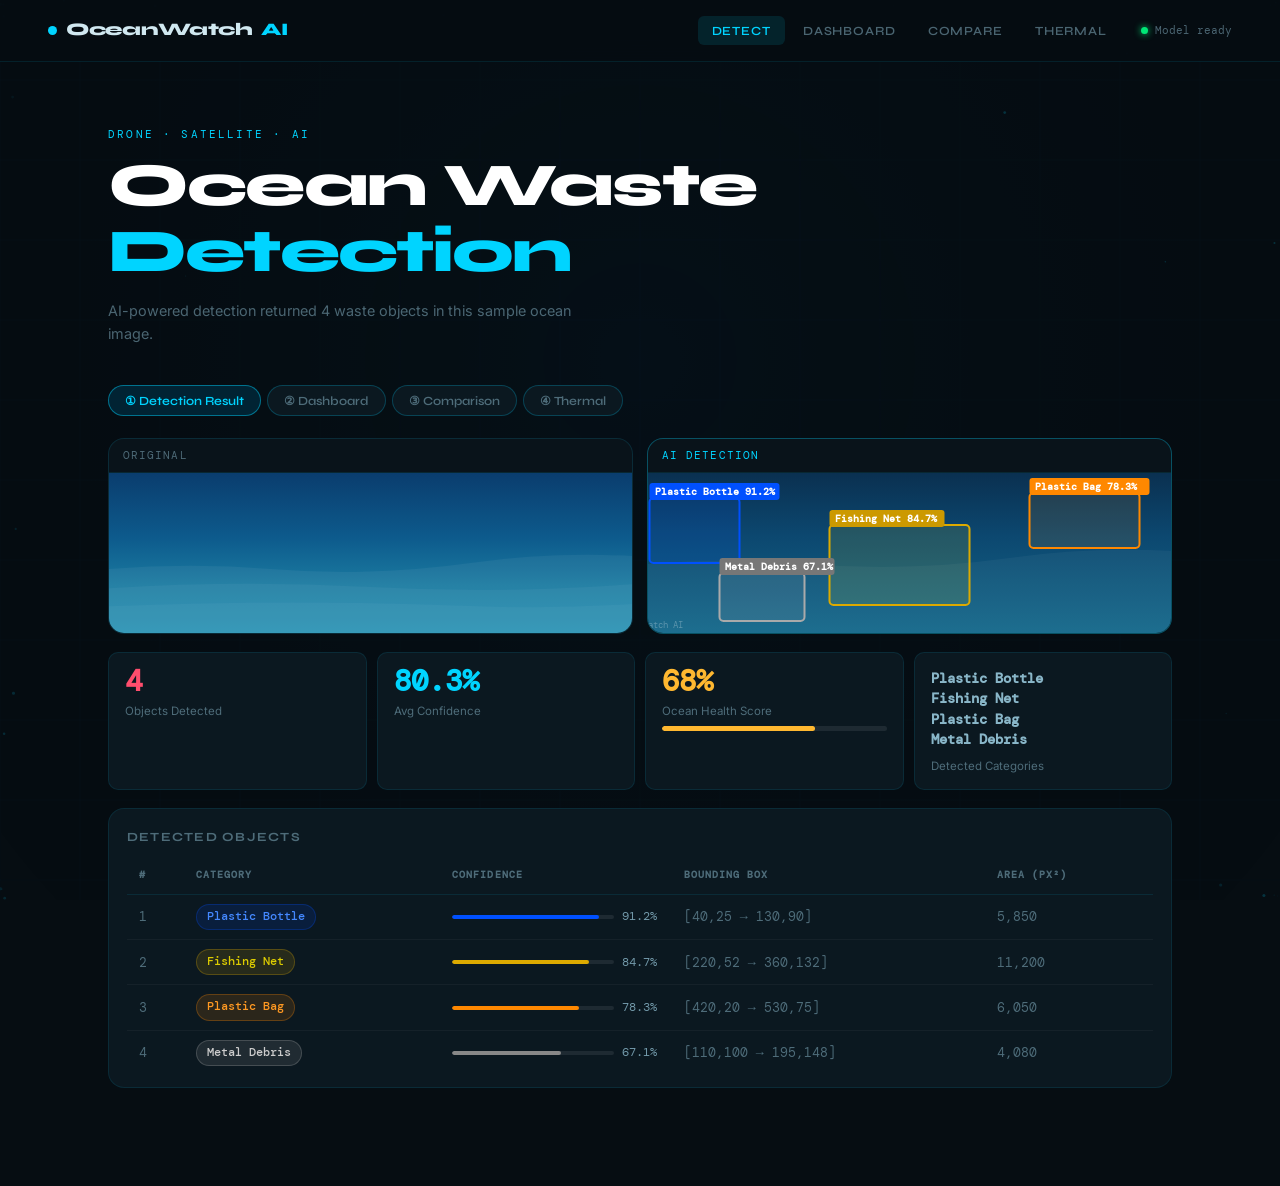
<file: frontend/oceanwatch-ui.html>
<!DOCTYPE html>
<html lang="en">
<head>
<meta charset="UTF-8"/>
<meta name="viewport" content="width=device-width,initial-scale=1.0"/>
<title>OceanWatch AI — Ocean Waste Detection System</title>
<link rel="preconnect" href="https://fonts.googleapis.com"/>
<link rel="preconnect" href="https://fonts.gstatic.com" crossorigin/>
<link href="https://fonts.googleapis.com/css2?family=Syne:wght@400;600;700;800&family=DM+Mono:wght@300;400&family=Inter:wght@300;400;500&display=swap" rel="stylesheet"/>
<style>
*,*::before,*::after{box-sizing:border-box;margin:0;padding:0}
:root{
  --bg:#060d12;--surface:#0b1820;--surface2:#0f2030;
  --border:rgba(0,180,220,0.12);--border2:rgba(0,180,220,0.28);
  --accent:#00d4ff;--accent2:#00ff9f;--warn:#ffb830;--danger:#ff4d6d;--clean:#00e676;
  --text:#d0e8f0;--muted:rgba(160,210,230,0.45);
  --font-d:'Syne',sans-serif;--font-m:'DM Mono',monospace;--font-b:'Inter',sans-serif;
  --rad:10px;--rad-lg:16px;--nav-h:62px;
}
html{scroll-behavior:smooth}
body{background:var(--bg);color:var(--text);font-family:var(--font-b);font-size:14px;line-height:1.6;min-height:100vh;overflow-x:hidden}
#bgcanvas{position:fixed;inset:0;z-index:0;pointer-events:none;opacity:0.4}
.nav{position:sticky;top:0;z-index:100;height:var(--nav-h);display:flex;align-items:center;gap:20px;padding:0 clamp(16px,4vw,48px);background:rgba(6,13,18,0.9);border-bottom:1px solid var(--border);backdrop-filter:blur(20px)}
.nav__brand{display:flex;align-items:center;gap:9px;font-family:var(--font-d);font-weight:800;font-size:1.1rem;letter-spacing:-0.02em;flex-shrink:0}
.nav__brand em{color:var(--accent);font-style:normal}
.nav__pulse{width:9px;height:9px;border-radius:50%;background:var(--accent);box-shadow:0 0 0 0 rgba(0,212,255,0.7);animation:pulse-ring 2.5s ease-in-out infinite}
@keyframes pulse-ring{0%{box-shadow:0 0 0 0 rgba(0,212,255,0.7)}70%{box-shadow:0 0 0 8px rgba(0,212,255,0)}100%{box-shadow:0 0 0 0 rgba(0,212,255,0)}}
.nav__links{display:flex;gap:4px;margin-left:auto}
.nav__btn{background:none;border:none;cursor:pointer;color:var(--muted);font-family:var(--font-d);font-weight:600;font-size:0.78rem;letter-spacing:0.07em;text-transform:uppercase;padding:7px 14px;border-radius:6px;transition:color 0.2s,background 0.2s}
.nav__btn:hover{color:var(--text);background:rgba(0,212,255,0.06)}
.nav__btn.active{color:var(--accent);background:rgba(0,212,255,0.11)}
.nav__status{display:flex;align-items:center;gap:7px;font-family:var(--font-m);font-size:0.7rem;color:var(--muted);flex-shrink:0}
.sdot{width:7px;height:7px;border-radius:50%;background:var(--clean);box-shadow:0 0 7px var(--clean);flex-shrink:0}
.view{display:none;position:relative;z-index:1;max-width:1160px;margin:0 auto;padding:clamp(28px,5vw,64px) clamp(16px,4vw,48px) 80px}
.view.active{display:block;animation:fadeup 0.38s ease both}
@keyframes fadeup{from{opacity:0;transform:translateY(18px)}to{opacity:1;transform:translateY(0)}}
.hero{margin-bottom:40px}.hero--sm{margin-bottom:28px}
.eyebrow{font-family:var(--font-m);font-size:0.68rem;letter-spacing:0.2em;text-transform:uppercase;color:var(--accent);margin-bottom:10px}
.htitle{font-family:var(--font-d);font-size:clamp(2.2rem,5.5vw,3.8rem);font-weight:800;letter-spacing:-0.03em;color:#fff;line-height:1.08}
.htitle span{color:var(--accent)}
.hsub{margin-top:14px;max-width:500px;color:var(--muted);font-size:0.9rem}
.stabs{display:flex;gap:6px;margin-bottom:22px;flex-wrap:wrap}
.stab{padding:7px 16px;border-radius:20px;border:1px solid var(--border2);background:var(--surface);font-size:0.78rem;cursor:pointer;color:var(--muted);font-family:var(--font-d);font-weight:600;transition:all 0.18s}
.stab:hover{border-color:rgba(0,212,255,0.4);color:var(--text)}
.stab.active{background:rgba(0,42,60,0.8);color:var(--accent);border-color:rgba(0,212,255,0.45)}
.screen{display:none}.screen.active{display:block;animation:fadeup 0.3s ease both}
.img-pair{display:grid;grid-template-columns:1fr 1fr;gap:14px;margin-bottom:18px}
@media(max-width:600px){.img-pair{grid-template-columns:1fr}}
.img-slot{background:var(--surface);border:1px solid var(--border);border-radius:var(--rad-lg);overflow:hidden}
.img-slot--result{border-color:rgba(0,212,255,0.3)}
.img-slot__label{padding:8px 14px;font-family:var(--font-m);font-size:0.67rem;letter-spacing:0.1em;text-transform:uppercase;color:var(--muted);border-bottom:1px solid var(--border);background:rgba(0,0,0,0.2)}
.img-slot--result .img-slot__label{color:var(--accent)}
.ocean-img{width:100%;height:160px;display:block;position:relative;overflow:hidden}
.ocean-clean{background:linear-gradient(180deg,#0a3d6e 0%,#0d5a8c 40%,#1a7aa0 70%,#1e8db0 100%)}
.ocean-polluted{background:linear-gradient(180deg,#0a3050 0%,#0c4870 40%,#14688a 100%)}
.ocean-img svg{position:absolute;inset:0;width:100%;height:100%}
.kpi-strip{display:grid;grid-template-columns:repeat(4,1fr);gap:10px;margin-bottom:18px}
@media(max-width:640px){.kpi-strip{grid-template-columns:repeat(2,1fr)}}
.kpi{background:var(--surface);border:1px solid var(--border);border-radius:var(--rad);padding:14px 16px}
.kpi__val{font-family:var(--font-m);font-size:1.8rem;font-weight:600;color:var(--accent);line-height:1}
.kpi__val.warn{color:var(--warn)}.kpi__val.clean{color:var(--clean)}.kpi__val.danger{color:var(--danger)}
.kpi__val.sm{font-size:0.85rem;line-height:1.5;padding-top:2px}
.kpi__lbl{font-size:0.72rem;color:var(--muted);margin-top:6px}
.hbar-wrap{margin-top:6px;height:5px;background:rgba(255,255,255,.08);border-radius:99px;overflow:hidden}
.hbar{height:100%;border-radius:99px}
.card{background:var(--surface);border:1px solid var(--border);border-radius:var(--rad-lg);padding:18px 18px 12px;margin-bottom:18px}
.sec-hd{font-family:var(--font-d);font-size:0.78rem;font-weight:700;letter-spacing:0.1em;text-transform:uppercase;color:var(--muted);margin-bottom:14px}
.dtable{width:100%;border-collapse:collapse}
.dtable th{text-align:left;font-family:var(--font-m);font-size:0.65rem;letter-spacing:0.1em;text-transform:uppercase;color:var(--muted);padding:6px 12px 10px;border-bottom:1px solid var(--border)}
.dtable td{padding:9px 12px;border-bottom:1px solid rgba(255,255,255,0.04);font-size:0.83rem;vertical-align:middle}
.dtable tr:last-child td{border-bottom:none}
.dtable tr:hover td{background:rgba(0,212,255,0.04)}
.badge{display:inline-flex;align-items:center;padding:3px 10px;border-radius:99px;font-size:0.72rem;font-family:var(--font-m);font-weight:500}
.cbar-wrap{display:flex;align-items:center;gap:8px}
.cbar{height:4px;border-radius:99px;flex:1;min-width:60px;background:rgba(255,255,255,.08);overflow:hidden}
.cbar__fill{height:100%;border-radius:99px}
.cval{font-family:var(--font-m);font-size:0.75rem;min-width:38px;color:rgba(160,210,230,0.7)}
.mono{font-family:var(--font-m);font-size:0.72rem;color:var(--muted)}
.db-grid{display:grid;grid-template-columns:repeat(3,1fr);gap:12px;margin-bottom:22px}
@media(max-width:600px){.db-grid{grid-template-columns:repeat(2,1fr)}}
.db-kpi{background:var(--surface);border:1px solid var(--border);border-radius:var(--rad-lg);padding:20px 18px;transition:border-color 0.2s,box-shadow 0.2s}
.db-kpi:hover{border-color:var(--border2);box-shadow:0 0 22px rgba(0,212,255,0.1)}
.db-kpi.warn{border-color:rgba(255,184,48,0.25)}.db-kpi.danger{border-color:rgba(255,77,109,0.25)}.db-kpi.clean{border-color:rgba(0,230,118,0.25)}
.db-kpi__val{font-family:var(--font-m);font-size:2rem;font-weight:600;color:var(--accent);line-height:1}
.db-kpi.warn .db-kpi__val{color:var(--warn)}.db-kpi.danger .db-kpi__val{color:var(--danger)}.db-kpi.clean .db-kpi__val{color:var(--clean)}
.db-kpi__lbl{font-size:0.7rem;color:var(--muted);margin-top:7px}
.chart-row{display:flex;align-items:stretch;gap:14px;margin-bottom:22px;flex-wrap:wrap}
.donut-card{background:var(--surface);border:1px solid var(--border);border-radius:var(--rad-lg);padding:20px 22px;flex:0 0 auto}
.legend-card{background:var(--surface);border:1px solid var(--border);border-radius:var(--rad-lg);padding:20px 22px;flex:1;min-width:180px;display:flex;flex-direction:column;gap:0}
.legend-row{display:flex;align-items:center;gap:10px;font-size:0.82rem;padding:7px 0;border-bottom:1px solid rgba(255,255,255,0.04)}
.legend-row:last-child{border-bottom:none}
.ldot{width:10px;height:10px;border-radius:50%;flex-shrink:0}
.lpct{margin-left:auto;font-family:var(--font-m);font-size:0.72rem;color:var(--muted)}
.history-hdr{display:flex;justify-content:space-between;align-items:center;margin-bottom:16px}
.htable-scroll{overflow-x:auto}
.htable{width:100%;border-collapse:collapse;min-width:700px}
.htable th{text-align:left;font-family:var(--font-m);font-size:0.64rem;letter-spacing:0.1em;text-transform:uppercase;color:var(--muted);padding:7px 12px 11px;border-bottom:1px solid var(--border)}
.htable td{padding:9px 12px;border-bottom:1px solid rgba(255,255,255,0.04);font-size:0.8rem;vertical-align:middle}
.htable tr:hover td{background:rgba(0,212,255,0.04)}
.thumb{width:46px;height:34px;border-radius:6px;display:block;overflow:hidden;position:relative}
.tag{display:inline-block;padding:2px 9px;border-radius:99px;font-size:0.7rem;font-family:var(--font-m);font-weight:600}
.tag--clean{background:rgba(0,230,118,.12);color:var(--clean);border:1px solid rgba(0,230,118,.2)}
.tag--poll{background:rgba(255,77,109,.12);color:var(--danger);border:1px solid rgba(255,77,109,.2)}
.pages{display:flex;gap:5px;justify-content:center;margin-top:18px}
.pbtn{background:var(--surface2);border:1px solid var(--border);color:var(--text);width:32px;height:32px;border-radius:6px;cursor:pointer;font-family:var(--font-m);font-size:0.75rem;display:flex;align-items:center;justify-content:center;transition:all 0.18s}
.pbtn.active{background:var(--accent);border-color:var(--accent);color:#000;font-weight:700}
.pbtn:hover:not(.active){border-color:var(--border2)}
.comp-grid{display:grid;grid-template-columns:1fr 1fr;gap:14px;margin-bottom:20px}
@media(max-width:560px){.comp-grid{grid-template-columns:1fr}}
.comp-slot{background:var(--surface);border:1px solid var(--border);border-radius:var(--rad-lg);overflow:hidden}
.comp-label{padding:10px 16px;font-family:var(--font-m);font-size:0.72rem;letter-spacing:0.08em;font-weight:600}
.comp-clean{color:var(--clean);background:rgba(0,230,118,.06);border-bottom:1px solid rgba(0,230,118,.14)}
.comp-poll{color:var(--danger);background:rgba(255,77,109,.06);border-bottom:1px solid rgba(255,77,109,.14)}
.comp-img-area{width:100%;height:130px;display:block;position:relative;overflow:hidden}
.comp-img-area svg{position:absolute;inset:0;width:100%;height:100%}
.comp-output{display:flex;border-radius:var(--rad-lg);overflow:hidden;border:1px solid var(--border);margin-bottom:16px;height:170px}
.comp-half{flex:1;position:relative;overflow:hidden}
.comp-half svg{position:absolute;inset:0;width:100%;height:100%}
.comp-div{width:4px;background:#fff;flex-shrink:0;z-index:2}
.comp-banner{text-align:center;font-size:0.68rem;font-weight:700;letter-spacing:0.1em;padding:5px 0}
.cb-clean{background:rgba(0,230,118,.18);color:var(--clean)}
.cb-poll{background:rgba(255,77,109,.18);color:var(--danger)}
.comp-summary{background:var(--surface);border:1px solid var(--border);border-radius:var(--rad);padding:14px 18px;font-size:0.82rem;color:var(--muted)}
.thermal-pair{display:grid;grid-template-columns:1fr 1fr;gap:14px;margin-bottom:16px}
@media(max-width:560px){.thermal-pair{grid-template-columns:1fr}}
.thermal-canvas{width:100%;height:150px;display:block;position:relative;overflow:hidden;border-radius:8px}
.thermal-canvas svg{position:absolute;inset:0;width:100%;height:100%}
.cmap-bar{display:flex;border-radius:6px;overflow:hidden;height:13px;margin-bottom:7px}
.cmap-seg{flex:1}
.cmap-labels{display:flex;justify-content:space-between;font-family:var(--font-m);font-size:0.67rem;color:var(--muted);margin-bottom:16px}
.thermal-stats{display:flex;flex-wrap:wrap;gap:20px;margin-top:10px}
.tstat{font-size:0.82rem}
.tstat strong{color:var(--accent);font-family:var(--font-m)}
.tstat strong.danger{color:var(--danger)}
.btn{display:inline-flex;align-items:center;gap:8px;padding:10px 22px;border-radius:var(--rad);border:none;cursor:pointer;font-family:var(--font-d);font-weight:600;font-size:0.85rem;letter-spacing:0.02em;transition:all 0.2s}
.btn--ghost{background:transparent;color:var(--muted);border:1px solid var(--border)}
.btn--ghost:hover{border-color:var(--border2);color:var(--text)}
.btn--sm{padding:6px 14px;font-size:0.75rem;border-radius:6px}
::-webkit-scrollbar{width:5px;height:5px}
::-webkit-scrollbar-track{background:transparent}
::-webkit-scrollbar-thumb{background:var(--border2);border-radius:99px}
</style>
</head>
<body>
<canvas id="bgcanvas"></canvas>

<nav class="nav">
  <div class="nav__brand"><div class="nav__pulse"></div>OceanWatch<em>AI</em></div>
  <div class="nav__links">
    <button class="nav__btn active" data-view="detect">Detect</button>
    <button class="nav__btn" data-view="dashboard">Dashboard</button>
    <button class="nav__btn" data-view="compare">Compare</button>
    <button class="nav__btn" data-view="thermal">Thermal</button>
  </div>
  <div class="nav__status"><div class="sdot"></div><span>Model ready</span></div>
</nav>

<!-- ═══ VIEW: DETECT ═══ -->
<div class="view active" id="view-detect">
  <div class="hero">
    <div class="eyebrow">Drone · Satellite · AI</div>
    <h1 class="htitle">Ocean Waste <span>Detection</span></h1>
    <p class="hsub">AI-powered detection returned 4 waste objects in this sample ocean image.</p>
  </div>
  <div class="stabs">
    <button class="stab active" onclick="showScreen('screen-result',this)">① Detection Result</button>
    <button class="stab" onclick="showScreen('screen-db-inner',this)">② Dashboard</button>
    <button class="stab" onclick="showScreen('screen-cmp-inner',this)">③ Comparison</button>
    <button class="stab" onclick="showScreen('screen-thm-inner',this)">④ Thermal</button>
  </div>

  <!-- Screen 1: Detection Result -->
  <div class="screen active" id="screen-result">
    <div class="img-pair">
      <div class="img-slot">
        <div class="img-slot__label">Original</div>
        <div class="ocean-img ocean-clean">
          <svg viewBox="0 0 600 160" preserveAspectRatio="xMidYMid slice">
            <path d="M0 100 Q100 88 200 96 Q300 104 400 90 Q500 76 600 86 L600 160 L0 160Z" fill="rgba(255,255,255,0.05)"/>
            <path d="M0 118 Q150 106 300 114 Q450 122 600 108 L600 160 L0 160Z" fill="rgba(255,255,255,0.04)"/>
            <path d="M0 135 Q200 125 400 133 Q500 137 600 128 L600 160 L0 160Z" fill="rgba(255,255,255,0.03)"/>
          </svg>
        </div>
      </div>
      <div class="img-slot img-slot--result">
        <div class="img-slot__label">AI Detection</div>
        <div class="ocean-img ocean-polluted">
          <svg viewBox="0 0 600 160" preserveAspectRatio="xMidYMid slice">
            <path d="M0 95 Q100 83 200 91 Q300 99 400 85 Q500 71 600 81 L600 160 L0 160Z" fill="rgba(255,255,255,0.04)"/>
            <rect x="40" y="25" width="90" height="65" rx="4" fill="rgba(0,80,255,0.12)" stroke="#0050ff" stroke-width="2"/>
            <rect x="40" y="10" width="130" height="17" rx="3" fill="#0050ff"/>
            <text x="45" y="22" font-size="10" fill="#fff" font-family="'DM Mono',monospace" font-weight="600">Plastic Bottle  91.2%</text>
            <rect x="220" y="52" width="140" height="80" rx="4" fill="rgba(255,220,0,0.10)" stroke="#ddaa00" stroke-width="2"/>
            <rect x="220" y="37" width="115" height="17" rx="3" fill="#cc9900"/>
            <text x="225" y="49" font-size="10" fill="#fff" font-family="'DM Mono',monospace" font-weight="600">Fishing Net  84.7%</text>
            <rect x="420" y="20" width="110" height="55" rx="4" fill="rgba(255,136,0,0.10)" stroke="#ff8800" stroke-width="2"/>
            <rect x="420" y="5" width="120" height="17" rx="3" fill="#ff8800"/>
            <text x="425" y="17" font-size="10" fill="#fff" font-family="'DM Mono',monospace" font-weight="600">Plastic Bag  78.3%</text>
            <rect x="110" y="100" width="85" height="48" rx="4" fill="rgba(170,170,170,0.12)" stroke="#aaaaaa" stroke-width="2"/>
            <rect x="110" y="85" width="115" height="17" rx="3" fill="#777"/>
            <text x="115" y="97" font-size="10" fill="#fff" font-family="'DM Mono',monospace" font-weight="600">Metal Debris  67.1%</text>
            <text x="8" y="155" font-size="9" fill="rgba(255,255,255,0.28)" font-family="'DM Mono',monospace">OceanWatch AI</text>
          </svg>
        </div>
      </div>
    </div>
    <div class="kpi-strip">
      <div class="kpi"><div class="kpi__val danger">4</div><div class="kpi__lbl">Objects Detected</div></div>
      <div class="kpi"><div class="kpi__val">80.3%</div><div class="kpi__lbl">Avg Confidence</div></div>
      <div class="kpi">
        <div class="kpi__val warn">68%</div><div class="kpi__lbl">Ocean Health Score</div>
        <div class="hbar-wrap"><div class="hbar" style="width:68%;background:var(--warn)"></div></div>
      </div>
      <div class="kpi"><div class="kpi__val sm" style="color:rgba(160,210,230,0.85)">Plastic Bottle<br>Fishing Net<br>Plastic Bag<br>Metal Debris</div><div class="kpi__lbl">Detected Categories</div></div>
    </div>
    <div class="card">
      <div class="sec-hd">Detected Objects</div>
      <div style="overflow-x:auto">
        <table class="dtable">
          <thead><tr><th>#</th><th>Category</th><th>Confidence</th><th>Bounding Box</th><th>Area (px²)</th></tr></thead>
          <tbody>
            <tr>
              <td class="mono">1</td>
              <td><span class="badge" style="background:#0050ff22;color:#4488ff;border:1px solid #0050ff44">Plastic Bottle</span></td>
              <td><div class="cbar-wrap"><div class="cbar"><div class="cbar__fill" style="width:91.2%;background:#0050ff"></div></div><span class="cval">91.2%</span></div></td>
              <td class="mono">[40,25 → 130,90]</td><td class="mono">5,850</td>
            </tr>
            <tr>
              <td class="mono">2</td>
              <td><span class="badge" style="background:#ddaa0022;color:#ddcc00;border:1px solid #ddaa0044">Fishing Net</span></td>
              <td><div class="cbar-wrap"><div class="cbar"><div class="cbar__fill" style="width:84.7%;background:#ddaa00"></div></div><span class="cval">84.7%</span></div></td>
              <td class="mono">[220,52 → 360,132]</td><td class="mono">11,200</td>
            </tr>
            <tr>
              <td class="mono">3</td>
              <td><span class="badge" style="background:#ff880022;color:#ff9922;border:1px solid #ff880044">Plastic Bag</span></td>
              <td><div class="cbar-wrap"><div class="cbar"><div class="cbar__fill" style="width:78.3%;background:#ff8800"></div></div><span class="cval">78.3%</span></div></td>
              <td class="mono">[420,20 → 530,75]</td><td class="mono">6,050</td>
            </tr>
            <tr>
              <td class="mono">4</td>
              <td><span class="badge" style="background:#aaaaaa22;color:#cccccc;border:1px solid #aaaaaa44">Metal Debris</span></td>
              <td><div class="cbar-wrap"><div class="cbar"><div class="cbar__fill" style="width:67.1%;background:#888"></div></div><span class="cval">67.1%</span></div></td>
              <td class="mono">[110,100 → 195,148]</td><td class="mono">4,080</td>
            </tr>
          </tbody>
        </table>
      </div>
    </div>
  </div>

  <!-- Screen 2: Dashboard inner -->
  <div class="screen" id="screen-db-inner">
    <div class="db-grid">
      <div class="db-kpi"><div class="db-kpi__val">24</div><div class="db-kpi__lbl">Total Analyses</div></div>
      <div class="db-kpi warn"><div class="db-kpi__val">87</div><div class="db-kpi__lbl">Waste Items Found</div></div>
      <div class="db-kpi"><div class="db-kpi__val">79.4%</div><div class="db-kpi__lbl">Avg Confidence</div></div>
      <div class="db-kpi danger"><div class="db-kpi__val">62.5%</div><div class="db-kpi__lbl">Polluted Images</div></div>
      <div class="db-kpi clean"><div class="db-kpi__val">37.5%</div><div class="db-kpi__lbl">Clean Images</div></div>
      <div class="db-kpi"><div class="db-kpi__val" style="font-size:1rem;color:rgba(160,210,230,.85)">Plastic Bottle</div><div class="db-kpi__lbl">Most Common Waste</div></div>
    </div>
    <div class="chart-row">
      <div class="donut-card">
        <div class="sec-hd" style="margin-bottom:14px">Waste breakdown</div>
        <svg width="160" height="160" viewBox="0 0 160 160">
          <circle cx="80" cy="80" r="58" fill="none" stroke="#0f2030" stroke-width="30"/>
          <circle cx="80" cy="80" r="58" fill="none" stroke="#00d4ff" stroke-width="30" stroke-dasharray="127 237" stroke-dashoffset="0" transform="rotate(-90 80 80)"/>
          <circle cx="80" cy="80" r="58" fill="none" stroke="#00ff9f" stroke-width="30" stroke-dasharray="80 284" stroke-dashoffset="-127" transform="rotate(-90 80 80)"/>
          <circle cx="80" cy="80" r="58" fill="none" stroke="#ffb830" stroke-width="30" stroke-dasharray="73 291" stroke-dashoffset="-207" transform="rotate(-90 80 80)"/>
          <circle cx="80" cy="80" r="58" fill="none" stroke="#ff4d6d" stroke-width="30" stroke-dasharray="47 317" stroke-dashoffset="-280" transform="rotate(-90 80 80)"/>
          <circle cx="80" cy="80" r="58" fill="none" stroke="#8a4fff" stroke-width="30" stroke-dasharray="37 327" stroke-dashoffset="-327" transform="rotate(-90 80 80)"/>
          <text x="80" y="74" text-anchor="middle" font-size="22" font-weight="700" fill="#fff" font-family="'DM Mono',monospace">87</text>
          <text x="80" y="90" text-anchor="middle" font-size="10" fill="rgba(160,210,230,0.5)" font-family="'DM Mono',monospace">items</text>
        </svg>
      </div>
      <div class="legend-card">
        <div class="sec-hd" style="margin-bottom:6px">Legend</div>
        <div class="legend-row"><div class="ldot" style="background:#00d4ff"></div><span style="flex:1">Plastic Bottle</span><span class="lpct">35%</span></div>
        <div class="legend-row"><div class="ldot" style="background:#00ff9f"></div><span style="flex:1">Fishing Net</span><span class="lpct">22%</span></div>
        <div class="legend-row"><div class="ldot" style="background:#ffb830"></div><span style="flex:1">Plastic Bag</span><span class="lpct">20%</span></div>
        <div class="legend-row"><div class="ldot" style="background:#ff4d6d"></div><span style="flex:1">Metal Debris</span><span class="lpct">13%</span></div>
        <div class="legend-row"><div class="ldot" style="background:#8a4fff"></div><span style="flex:1">Other</span><span class="lpct">10%</span></div>
      </div>
    </div>
    <div class="card">
      <div class="history-hdr"><div class="sec-hd" style="margin-bottom:0">Analysis History</div><button class="btn btn--ghost btn--sm">↻ Refresh</button></div>
      <div class="htable-scroll">
        <table class="htable">
          <thead><tr><th>Preview</th><th>File</th><th>Date / Time</th><th>Objects</th><th>Conf.</th><th>Health</th><th>Status</th><th></th></tr></thead>
          <tbody>
            <tr>
              <td><div class="thumb" style="background:linear-gradient(180deg,#0a3050,#14688a)"><svg viewBox="0 0 46 34" style="width:100%;height:100%"><rect x="5" y="6" width="12" height="10" rx="2" fill="none" stroke="#0050ff" stroke-width="1.5"/><rect x="22" y="14" width="16" height="12" rx="2" fill="none" stroke="#ddaa00" stroke-width="1.5"/></svg></div></td>
              <td style="color:rgba(160,210,230,0.85)">drone_pacific_01.jpg</td>
              <td class="mono" style="font-size:0.7rem">03/19/26  09:14</td>
              <td class="mono">4</td><td class="mono">80.3%</td>
              <td><div class="cbar-wrap" style="min-width:80px"><div class="cbar"><div class="cbar__fill" style="width:68%;background:var(--warn)"></div></div><span class="cval" style="color:var(--warn)">68%</span></div></td>
              <td><span class="tag tag--poll">Polluted</span></td>
              <td><button class="btn btn--ghost btn--sm" style="padding:3px 10px;font-size:0.7rem">✕</button></td>
            </tr>
            <tr>
              <td><div class="thumb" style="background:linear-gradient(180deg,#0a3d6e,#1a7aa0)"></div></td>
              <td style="color:rgba(160,210,230,0.85)">sat_atlantic_07.png</td>
              <td class="mono" style="font-size:0.7rem">03/18/26  16:42</td>
              <td class="mono">0</td><td class="mono">—</td>
              <td><div class="cbar-wrap" style="min-width:80px"><div class="cbar"><div class="cbar__fill" style="width:97%;background:var(--clean)"></div></div><span class="cval" style="color:var(--clean)">97%</span></div></td>
              <td><span class="tag tag--clean">Clean</span></td>
              <td><button class="btn btn--ghost btn--sm" style="padding:3px 10px;font-size:0.7rem">✕</button></td>
            </tr>
            <tr>
              <td><div class="thumb" style="background:linear-gradient(180deg,#0a3050,#14688a)"><svg viewBox="0 0 46 34" style="width:100%;height:100%"><rect x="4" y="5" width="11" height="9" rx="2" fill="none" stroke="#ddaa00" stroke-width="1.5"/><rect x="22" y="14" width="10" height="11" rx="2" fill="none" stroke="#ff8800" stroke-width="1.5"/><rect x="2" y="18" width="10" height="9" rx="2" fill="none" stroke="#888" stroke-width="1.5"/></svg></div></td>
              <td style="color:rgba(160,210,230,0.85)">drone_indian_03.jpg</td>
              <td class="mono" style="font-size:0.7rem">03/17/26  11:08</td>
              <td class="mono">7</td><td class="mono">76.8%</td>
              <td><div class="cbar-wrap" style="min-width:80px"><div class="cbar"><div class="cbar__fill" style="width:44%;background:var(--danger)"></div></div><span class="cval" style="color:var(--danger)">44%</span></div></td>
              <td><span class="tag tag--poll">Polluted</span></td>
              <td><button class="btn btn--ghost btn--sm" style="padding:3px 10px;font-size:0.7rem">✕</button></td>
            </tr>
            <tr>
              <td><div class="thumb" style="background:linear-gradient(180deg,#0a3d6e,#1e8db0)"></div></td>
              <td style="color:rgba(160,210,230,0.85)">sat_arctic_02.jpg</td>
              <td class="mono" style="font-size:0.7rem">03/17/26  08:55</td>
              <td class="mono">1</td><td class="mono">88.4%</td>
              <td><div class="cbar-wrap" style="min-width:80px"><div class="cbar"><div class="cbar__fill" style="width:85%;background:var(--warn)"></div></div><span class="cval" style="color:var(--warn)">85%</span></div></td>
              <td><span class="tag tag--poll">Polluted</span></td>
              <td><button class="btn btn--ghost btn--sm" style="padding:3px 10px;font-size:0.7rem">✕</button></td>
            </tr>
          </tbody>
        </table>
      </div>
      <div class="pages"><div class="pbtn active">1</div><div class="pbtn">2</div><div class="pbtn">3</div></div>
    </div>
  </div>

  <!-- Screen 3: Compare inner -->
  <div class="screen" id="screen-cmp-inner">
    <div class="comp-grid">
      <div class="comp-slot">
        <div class="comp-label comp-clean">◉ Clean Ocean</div>
        <div class="comp-img-area" style="background:linear-gradient(180deg,#0a3d6e,#1a7aa0)">
          <svg viewBox="0 0 280 130" preserveAspectRatio="xMidYMid slice"><path d="M0 80 Q70 68 140 76 Q210 84 280 70 L280 130 L0 130Z" fill="rgba(255,255,255,0.06)"/></svg>
        </div>
      </div>
      <div class="comp-slot">
        <div class="comp-label comp-poll">⚠ Polluted Sample</div>
        <div class="comp-img-area" style="background:linear-gradient(180deg,#0a3050,#14688a)">
          <svg viewBox="0 0 280 130" preserveAspectRatio="xMidYMid slice">
            <rect x="20" y="18" width="60" height="42" rx="3" fill="rgba(0,80,255,0.15)" stroke="#0050ff" stroke-width="1.5"/>
            <text x="23" y="30" font-size="8" fill="#4488ff" font-family="'DM Mono',monospace" font-weight="600">Plastic Bag</text>
            <text x="23" y="42" font-size="8" fill="#6699ff" font-family="'DM Mono',monospace">78.3%</text>
            <rect x="130" y="38" width="90" height="58" rx="3" fill="rgba(255,220,0,0.12)" stroke="#ddaa00" stroke-width="1.5"/>
            <text x="134" y="50" font-size="8" fill="#ffdd00" font-family="'DM Mono',monospace" font-weight="600">Fishing Net</text>
            <text x="134" y="62" font-size="8" fill="#ddcc00" font-family="'DM Mono',monospace">84.7%</text>
            <rect x="195" y="12" width="68" height="40" rx="3" fill="rgba(0,80,255,0.12)" stroke="#0050ff" stroke-width="1.5"/>
            <text x="198" y="24" font-size="8" fill="#4488ff" font-family="'DM Mono',monospace" font-weight="600">Plastic Btl</text>
            <text x="198" y="36" font-size="7" fill="#6699ff" font-family="'DM Mono',monospace">91.2%</text>
          </svg>
        </div>
      </div>
    </div>
    <div class="sec-hd">Comparison Result</div>
    <div class="comp-output">
      <div class="comp-half" style="background:linear-gradient(180deg,#0a3d6e,#1a7aa0)">
        <div class="comp-banner cb-clean">◉ CLEAN OCEAN</div>
        <svg viewBox="0 0 280 145" preserveAspectRatio="xMidYMid slice" style="position:absolute;top:26px;left:0;width:100%;height:calc(100% - 26px)">
          <path d="M0 80 Q70 68 140 76 Q210 84 280 70 L280 145 L0 145Z" fill="rgba(255,255,255,0.05)"/>
        </svg>
      </div>
      <div class="comp-div"></div>
      <div class="comp-half" style="background:linear-gradient(180deg,#0a3050,#14688a)">
        <div class="comp-banner cb-poll">⚠ WASTE DETECTED</div>
        <svg viewBox="0 0 280 145" preserveAspectRatio="xMidYMid slice" style="position:absolute;top:26px;left:0;width:100%;height:calc(100% - 26px)">
          <rect x="18" y="12" width="58" height="40" rx="3" fill="rgba(0,80,255,0.15)" stroke="#0050ff" stroke-width="1.5"/>
          <text x="21" y="23" font-size="8" fill="#4488ff" font-family="'DM Mono',monospace" font-weight="600">Plastic Bag</text>
          <text x="21" y="34" font-size="7" fill="#6699ff" font-family="'DM Mono',monospace">78.3%</text>
          <rect x="120" y="30" width="96" height="60" rx="3" fill="rgba(255,220,0,0.12)" stroke="#ddaa00" stroke-width="1.5"/>
          <text x="124" y="42" font-size="8" fill="#ffdd00" font-family="'DM Mono',monospace" font-weight="600">Fishing Net</text>
          <text x="124" y="53" font-size="7" fill="#ddcc00" font-family="'DM Mono',monospace">84.7%</text>
          <rect x="188" y="8" width="80" height="38" rx="3" fill="rgba(0,80,255,0.12)" stroke="#0050ff" stroke-width="1.5"/>
          <text x="192" y="20" font-size="8" fill="#4488ff" font-family="'DM Mono',monospace" font-weight="600">Plastic Btl</text>
          <text x="192" y="31" font-size="7" fill="#6699ff" font-family="'DM Mono',monospace">91.2%</text>
          <text x="4" y="141" font-size="7" fill="rgba(255,255,255,0.22)" font-family="'DM Mono',monospace">OceanWatch AI</text>
        </svg>
      </div>
    </div>
    <div class="comp-summary">Detected <strong style="color:var(--danger)">3 waste objects</strong> in polluted image. Categories: Plastic Bottle, Fishing Net, Plastic Bag.</div>
  </div>

  <!-- Screen 4: Thermal inner -->
  <div class="screen" id="screen-thm-inner">
    <div class="thermal-pair">
      <div class="img-slot">
        <div class="img-slot__label">Original</div>
        <div class="thermal-canvas" style="background:linear-gradient(180deg,#0a3d6e,#1a7aa0)">
          <svg viewBox="0 0 300 150" preserveAspectRatio="xMidYMid slice"><path d="M0 95 Q75 83 150 91 Q225 99 300 85 L300 150 L0 150Z" fill="rgba(255,255,255,0.05)"/></svg>
        </div>
      </div>
      <div class="img-slot" style="border-color:rgba(255,77,0,0.35)">
        <div class="img-slot__label" style="color:#ff9a50">Thermal Simulation</div>
        <div class="thermal-canvas" style="background:#0a1525">
          <svg viewBox="0 0 300 150" preserveAspectRatio="xMidYMid slice">
            <defs><linearGradient id="jg" x1="0" y1="0" x2="0" y2="1"><stop offset="0%" stop-color="#00008B"/><stop offset="30%" stop-color="#0055FF"/><stop offset="55%" stop-color="#00BFFF"/><stop offset="75%" stop-color="#00FF7F"/><stop offset="90%" stop-color="#FFFF00"/><stop offset="100%" stop-color="#FF4500"/></linearGradient></defs>
            <rect width="300" height="150" fill="url(#jg)" opacity="0.65"/>
            <rect width="300" height="150" fill="#0a1525" opacity="0.4"/>
            <ellipse cx="62" cy="42" rx="34" ry="24" fill="#FF4500" opacity="0.8"/>
            <ellipse cx="62" cy="42" rx="20" ry="15" fill="#FF8C00" opacity="0.7"/>
            <ellipse cx="62" cy="42" rx="10" ry="8" fill="#FFD700" opacity="0.85"/>
            <ellipse cx="195" cy="78" rx="42" ry="28" fill="#FF6600" opacity="0.75"/>
            <ellipse cx="195" cy="78" rx="25" ry="17" fill="#FFAA00" opacity="0.7"/>
            <ellipse cx="195" cy="78" rx="12" ry="9" fill="#FFE800" opacity="0.8"/>
            <ellipse cx="258" cy="32" rx="26" ry="20" fill="#FF4500" opacity="0.7"/>
            <ellipse cx="258" cy="32" rx="15" ry="12" fill="#FF7700" opacity="0.75"/>
            <rect x="0" y="65" width="300" height="85" fill="#00008B" opacity="0.18"/>
            <text x="6" y="146" font-size="8" fill="rgba(255,255,255,0.3)" font-family="'DM Mono',monospace">OceanWatch AI — Thermal Simulation</text>
          </svg>
        </div>
      </div>
    </div>
    <div class="cmap-bar">
      <div class="cmap-seg" style="background:#00008B"></div><div class="cmap-seg" style="background:#0000CC"></div>
      <div class="cmap-seg" style="background:#0055FF"></div><div class="cmap-seg" style="background:#0099FF"></div>
      <div class="cmap-seg" style="background:#00BFFF"></div><div class="cmap-seg" style="background:#00FFCC"></div>
      <div class="cmap-seg" style="background:#00FF00"></div><div class="cmap-seg" style="background:#AAFF00"></div>
      <div class="cmap-seg" style="background:#FFFF00"></div><div class="cmap-seg" style="background:#FFB300"></div>
      <div class="cmap-seg" style="background:#FF6600"></div><div class="cmap-seg" style="background:#FF2200"></div>
      <div class="cmap-seg" style="background:#CC0000"></div>
    </div>
    <div class="cmap-labels"><span>Cool / Deep Water</span><span>Surface Water</span><span>Shallow / Warm</span><span>Debris / Anomaly</span><span>High Concentration</span></div>
    <div class="card">
      <div class="sec-hd">Thermal Analysis Results</div>
      <div class="thermal-stats">
        <div class="tstat">Anomaly Regions: <strong>3</strong></div>
        <div class="tstat">Max Temperature Delta: <strong>+12.4°C</strong></div>
        <div class="tstat">Hot Spot Coverage: <strong>8.2%</strong></div>
        <div class="tstat">Surface Contamination Risk: <strong class="danger">HIGH</strong></div>
      </div>
    </div>
  </div>
</div>

<!-- ═══ VIEW: DASHBOARD (full page) ═══ -->
<div class="view" id="view-dashboard">
  <div class="hero hero--sm"><div class="eyebrow">Analytics</div><h1 class="htitle">Detection <span>Dashboard</span></h1></div>
  <div class="db-grid">
    <div class="db-kpi"><div class="db-kpi__val">24</div><div class="db-kpi__lbl">Total Analyses</div></div>
    <div class="db-kpi warn"><div class="db-kpi__val">87</div><div class="db-kpi__lbl">Waste Items Found</div></div>
    <div class="db-kpi"><div class="db-kpi__val">79.4%</div><div class="db-kpi__lbl">Avg Confidence</div></div>
    <div class="db-kpi danger"><div class="db-kpi__val">62.5%</div><div class="db-kpi__lbl">Polluted Images</div></div>
    <div class="db-kpi clean"><div class="db-kpi__val">37.5%</div><div class="db-kpi__lbl">Clean Images</div></div>
    <div class="db-kpi"><div class="db-kpi__val" style="font-size:1rem;color:rgba(160,210,230,.85)">Plastic Bottle</div><div class="db-kpi__lbl">Most Common Waste</div></div>
  </div>
  <div class="chart-row">
    <div class="donut-card">
      <div class="sec-hd" style="margin-bottom:14px">Waste breakdown</div>
      <svg width="160" height="160" viewBox="0 0 160 160">
        <circle cx="80" cy="80" r="58" fill="none" stroke="#0f2030" stroke-width="30"/>
        <circle cx="80" cy="80" r="58" fill="none" stroke="#00d4ff" stroke-width="30" stroke-dasharray="127 237" stroke-dashoffset="0" transform="rotate(-90 80 80)"/>
        <circle cx="80" cy="80" r="58" fill="none" stroke="#00ff9f" stroke-width="30" stroke-dasharray="80 284" stroke-dashoffset="-127" transform="rotate(-90 80 80)"/>
        <circle cx="80" cy="80" r="58" fill="none" stroke="#ffb830" stroke-width="30" stroke-dasharray="73 291" stroke-dashoffset="-207" transform="rotate(-90 80 80)"/>
        <circle cx="80" cy="80" r="58" fill="none" stroke="#ff4d6d" stroke-width="30" stroke-dasharray="47 317" stroke-dashoffset="-280" transform="rotate(-90 80 80)"/>
        <circle cx="80" cy="80" r="58" fill="none" stroke="#8a4fff" stroke-width="30" stroke-dasharray="37 327" stroke-dashoffset="-327" transform="rotate(-90 80 80)"/>
        <text x="80" y="74" text-anchor="middle" font-size="22" font-weight="700" fill="#fff" font-family="'DM Mono',monospace">87</text>
        <text x="80" y="90" text-anchor="middle" font-size="10" fill="rgba(160,210,230,0.5)" font-family="'DM Mono',monospace">items</text>
      </svg>
    </div>
    <div class="legend-card">
      <div class="sec-hd" style="margin-bottom:6px">Legend</div>
      <div class="legend-row"><div class="ldot" style="background:#00d4ff"></div><span style="flex:1">Plastic Bottle</span><span class="lpct">35%</span></div>
      <div class="legend-row"><div class="ldot" style="background:#00ff9f"></div><span style="flex:1">Fishing Net</span><span class="lpct">22%</span></div>
      <div class="legend-row"><div class="ldot" style="background:#ffb830"></div><span style="flex:1">Plastic Bag</span><span class="lpct">20%</span></div>
      <div class="legend-row"><div class="ldot" style="background:#ff4d6d"></div><span style="flex:1">Metal Debris</span><span class="lpct">13%</span></div>
      <div class="legend-row"><div class="ldot" style="background:#8a4fff"></div><span style="flex:1">Other</span><span class="lpct">10%</span></div>
    </div>
  </div>
  <div class="card">
    <div class="history-hdr"><div class="sec-hd" style="margin-bottom:0">Analysis History</div><button class="btn btn--ghost btn--sm">↻ Refresh</button></div>
    <div class="htable-scroll">
      <table class="htable">
        <thead><tr><th>Preview</th><th>File</th><th>Date / Time</th><th>Objects</th><th>Conf.</th><th>Health</th><th>Status</th><th></th></tr></thead>
        <tbody>
          <tr>
            <td><div class="thumb" style="background:linear-gradient(180deg,#0a3050,#14688a)"><svg viewBox="0 0 46 34" style="width:100%;height:100%"><rect x="5" y="6" width="12" height="10" rx="2" fill="none" stroke="#0050ff" stroke-width="1.5"/><rect x="22" y="14" width="16" height="12" rx="2" fill="none" stroke="#ddaa00" stroke-width="1.5"/></svg></div></td>
            <td style="color:rgba(160,210,230,0.85)">drone_pacific_01.jpg</td><td class="mono" style="font-size:0.7rem">03/19/26  09:14</td>
            <td class="mono">4</td><td class="mono">80.3%</td>
            <td><div class="cbar-wrap" style="min-width:80px"><div class="cbar"><div class="cbar__fill" style="width:68%;background:var(--warn)"></div></div><span class="cval" style="color:var(--warn)">68%</span></div></td>
            <td><span class="tag tag--poll">Polluted</span></td><td><button class="btn btn--ghost btn--sm" style="padding:3px 10px;font-size:0.7rem">✕</button></td>
          </tr>
          <tr>
            <td><div class="thumb" style="background:linear-gradient(180deg,#0a3d6e,#1a7aa0)"></div></td>
            <td style="color:rgba(160,210,230,0.85)">sat_atlantic_07.png</td><td class="mono" style="font-size:0.7rem">03/18/26  16:42</td>
            <td class="mono">0</td><td class="mono">—</td>
            <td><div class="cbar-wrap" style="min-width:80px"><div class="cbar"><div class="cbar__fill" style="width:97%;background:var(--clean)"></div></div><span class="cval" style="color:var(--clean)">97%</span></div></td>
            <td><span class="tag tag--clean">Clean</span></td><td><button class="btn btn--ghost btn--sm" style="padding:3px 10px;font-size:0.7rem">✕</button></td>
          </tr>
          <tr>
            <td><div class="thumb" style="background:linear-gradient(180deg,#0a3050,#14688a)"><svg viewBox="0 0 46 34" style="width:100%;height:100%"><rect x="4" y="5" width="11" height="9" rx="2" fill="none" stroke="#ddaa00" stroke-width="1.5"/><rect x="22" y="14" width="10" height="11" rx="2" fill="none" stroke="#ff8800" stroke-width="1.5"/><rect x="2" y="18" width="10" height="9" rx="2" fill="none" stroke="#888" stroke-width="1.5"/></svg></div></td>
            <td style="color:rgba(160,210,230,0.85)">drone_indian_03.jpg</td><td class="mono" style="font-size:0.7rem">03/17/26  11:08</td>
            <td class="mono">7</td><td class="mono">76.8%</td>
            <td><div class="cbar-wrap" style="min-width:80px"><div class="cbar"><div class="cbar__fill" style="width:44%;background:var(--danger)"></div></div><span class="cval" style="color:var(--danger)">44%</span></div></td>
            <td><span class="tag tag--poll">Polluted</span></td><td><button class="btn btn--ghost btn--sm" style="padding:3px 10px;font-size:0.7rem">✕</button></td>
          </tr>
          <tr>
            <td><div class="thumb" style="background:linear-gradient(180deg,#0a3d6e,#1e8db0)"></div></td>
            <td style="color:rgba(160,210,230,0.85)">sat_arctic_02.jpg</td><td class="mono" style="font-size:0.7rem">03/17/26  08:55</td>
            <td class="mono">1</td><td class="mono">88.4%</td>
            <td><div class="cbar-wrap" style="min-width:80px"><div class="cbar"><div class="cbar__fill" style="width:85%;background:var(--warn)"></div></div><span class="cval" style="color:var(--warn)">85%</span></div></td>
            <td><span class="tag tag--poll">Polluted</span></td><td><button class="btn btn--ghost btn--sm" style="padding:3px 10px;font-size:0.7rem">✕</button></td>
          </tr>
        </tbody>
      </table>
    </div>
    <div class="pages"><div class="pbtn active">1</div><div class="pbtn">2</div><div class="pbtn">3</div></div>
  </div>
</div>

<!-- ═══ VIEW: COMPARE (full page) ═══ -->
<div class="view" id="view-compare">
  <div class="hero hero--sm"><div class="eyebrow">Side-by-Side</div><h1 class="htitle">Ocean <span>Comparison</span></h1><p class="hsub">Upload a clean reference image and a polluted sample to generate a side-by-side comparison.</p></div>
  <div class="comp-grid">
    <div class="comp-slot">
      <div class="comp-label comp-clean">◉ Clean Ocean</div>
      <div class="comp-img-area" style="background:linear-gradient(180deg,#0a3d6e,#1a7aa0)"><svg viewBox="0 0 280 130" preserveAspectRatio="xMidYMid slice"><path d="M0 80 Q70 68 140 76 Q210 84 280 70 L280 130 L0 130Z" fill="rgba(255,255,255,0.06)"/></svg></div>
    </div>
    <div class="comp-slot">
      <div class="comp-label comp-poll">⚠ Polluted Sample</div>
      <div class="comp-img-area" style="background:linear-gradient(180deg,#0a3050,#14688a)">
        <svg viewBox="0 0 280 130" preserveAspectRatio="xMidYMid slice">
          <rect x="20" y="18" width="60" height="42" rx="3" fill="rgba(0,80,255,0.15)" stroke="#0050ff" stroke-width="1.5"/>
          <text x="23" y="30" font-size="8" fill="#4488ff" font-family="'DM Mono',monospace" font-weight="600">Plastic Bag</text>
          <text x="23" y="42" font-size="8" fill="#6699ff" font-family="'DM Mono',monospace">78.3%</text>
          <rect x="130" y="38" width="90" height="58" rx="3" fill="rgba(255,220,0,0.12)" stroke="#ddaa00" stroke-width="1.5"/>
          <text x="134" y="50" font-size="8" fill="#ffdd00" font-family="'DM Mono',monospace" font-weight="600">Fishing Net</text>
          <text x="134" y="62" font-size="8" fill="#ddcc00" font-family="'DM Mono',monospace">84.7%</text>
          <rect x="195" y="12" width="68" height="40" rx="3" fill="rgba(0,80,255,0.12)" stroke="#0050ff" stroke-width="1.5"/>
          <text x="198" y="24" font-size="8" fill="#4488ff" font-family="'DM Mono',monospace" font-weight="600">Plastic Btl</text>
          <text x="198" y="36" font-size="7" fill="#6699ff" font-family="'DM Mono',monospace">91.2%</text>
        </svg>
      </div>
    </div>
  </div>
  <div class="sec-hd">Comparison Result</div>
  <div class="comp-output" style="margin-bottom:16px">
    <div class="comp-half" style="background:linear-gradient(180deg,#0a3d6e,#1a7aa0)">
      <div class="comp-banner cb-clean">◉ CLEAN OCEAN</div>
      <svg viewBox="0 0 280 145" preserveAspectRatio="xMidYMid slice" style="position:absolute;top:26px;left:0;width:100%;height:calc(100% - 26px)"><path d="M0 80 Q70 68 140 76 Q210 84 280 70 L280 145 L0 145Z" fill="rgba(255,255,255,0.05)"/></svg>
    </div>
    <div class="comp-div"></div>
    <div class="comp-half" style="background:linear-gradient(180deg,#0a3050,#14688a)">
      <div class="comp-banner cb-poll">⚠ WASTE DETECTED</div>
      <svg viewBox="0 0 280 145" preserveAspectRatio="xMidYMid slice" style="position:absolute;top:26px;left:0;width:100%;height:calc(100% - 26px)">
        <rect x="18" y="12" width="58" height="40" rx="3" fill="rgba(0,80,255,0.15)" stroke="#0050ff" stroke-width="1.5"/>
        <text x="21" y="23" font-size="8" fill="#4488ff" font-family="'DM Mono',monospace" font-weight="600">Plastic Bag</text>
        <text x="21" y="34" font-size="7" fill="#6699ff" font-family="'DM Mono',monospace">78.3%</text>
        <rect x="120" y="30" width="96" height="60" rx="3" fill="rgba(255,220,0,0.12)" stroke="#ddaa00" stroke-width="1.5"/>
        <text x="124" y="42" font-size="8" fill="#ffdd00" font-family="'DM Mono',monospace" font-weight="600">Fishing Net</text>
        <text x="124" y="53" font-size="7" fill="#ddcc00" font-family="'DM Mono',monospace">84.7%</text>
        <rect x="188" y="8" width="80" height="38" rx="3" fill="rgba(0,80,255,0.12)" stroke="#0050ff" stroke-width="1.5"/>
        <text x="192" y="20" font-size="8" fill="#4488ff" font-family="'DM Mono',monospace" font-weight="600">Plastic Btl</text>
        <text x="192" y="31" font-size="7" fill="#6699ff" font-family="'DM Mono',monospace">91.2%</text>
        <text x="4" y="141" font-size="7" fill="rgba(255,255,255,0.22)" font-family="'DM Mono',monospace">OceanWatch AI</text>
      </svg>
    </div>
  </div>
  <div class="comp-summary">Detected <strong style="color:var(--danger)">3 waste objects</strong> in polluted image. Categories: Plastic Bottle, Fishing Net, Plastic Bag.</div>
</div>

<!-- ═══ VIEW: THERMAL (full page) ═══ -->
<div class="view" id="view-thermal">
  <div class="hero hero--sm"><div class="eyebrow">Simulation</div><h1 class="htitle">Thermal <span>Analysis</span></h1><p class="hsub">Simulated IR/thermal imaging using colour-space transforms to highlight abnormal surface regions.</p></div>
  <div class="thermal-pair">
    <div class="img-slot">
      <div class="img-slot__label">Original</div>
      <div class="thermal-canvas" style="background:linear-gradient(180deg,#0a3d6e,#1a7aa0)"><svg viewBox="0 0 300 150" preserveAspectRatio="xMidYMid slice"><path d="M0 95 Q75 83 150 91 Q225 99 300 85 L300 150 L0 150Z" fill="rgba(255,255,255,0.05)"/></svg></div>
    </div>
    <div class="img-slot" style="border-color:rgba(255,77,0,0.35)">
      <div class="img-slot__label" style="color:#ff9a50">Thermal Simulation</div>
      <div class="thermal-canvas" style="background:#0a1525">
        <svg viewBox="0 0 300 150" preserveAspectRatio="xMidYMid slice">
          <defs><linearGradient id="jg2" x1="0" y1="0" x2="0" y2="1"><stop offset="0%" stop-color="#00008B"/><stop offset="30%" stop-color="#0055FF"/><stop offset="55%" stop-color="#00BFFF"/><stop offset="75%" stop-color="#00FF7F"/><stop offset="90%" stop-color="#FFFF00"/><stop offset="100%" stop-color="#FF4500"/></linearGradient></defs>
          <rect width="300" height="150" fill="url(#jg2)" opacity="0.65"/>
          <rect width="300" height="150" fill="#0a1525" opacity="0.4"/>
          <ellipse cx="62" cy="42" rx="34" ry="24" fill="#FF4500" opacity="0.8"/>
          <ellipse cx="62" cy="42" rx="20" ry="15" fill="#FF8C00" opacity="0.7"/>
          <ellipse cx="62" cy="42" rx="10" ry="8" fill="#FFD700" opacity="0.85"/>
          <ellipse cx="195" cy="78" rx="42" ry="28" fill="#FF6600" opacity="0.75"/>
          <ellipse cx="195" cy="78" rx="25" ry="17" fill="#FFAA00" opacity="0.7"/>
          <ellipse cx="195" cy="78" rx="12" ry="9" fill="#FFE800" opacity="0.8"/>
          <ellipse cx="258" cy="32" rx="26" ry="20" fill="#FF4500" opacity="0.7"/>
          <ellipse cx="258" cy="32" rx="15" ry="12" fill="#FF7700" opacity="0.75"/>
          <rect x="0" y="65" width="300" height="85" fill="#00008B" opacity="0.18"/>
          <text x="6" y="146" font-size="8" fill="rgba(255,255,255,0.3)" font-family="'DM Mono',monospace">OceanWatch AI — Thermal Simulation</text>
        </svg>
      </div>
    </div>
  </div>
  <div class="cmap-bar">
    <div class="cmap-seg" style="background:#00008B"></div><div class="cmap-seg" style="background:#0000CC"></div>
    <div class="cmap-seg" style="background:#0055FF"></div><div class="cmap-seg" style="background:#0099FF"></div>
    <div class="cmap-seg" style="background:#00BFFF"></div><div class="cmap-seg" style="background:#00FFCC"></div>
    <div class="cmap-seg" style="background:#00FF00"></div><div class="cmap-seg" style="background:#AAFF00"></div>
    <div class="cmap-seg" style="background:#FFFF00"></div><div class="cmap-seg" style="background:#FFB300"></div>
    <div class="cmap-seg" style="background:#FF6600"></div><div class="cmap-seg" style="background:#FF2200"></div>
    <div class="cmap-seg" style="background:#CC0000"></div>
  </div>
  <div class="cmap-labels"><span>Cool / Deep Water</span><span>Surface Water</span><span>Shallow / Warm</span><span>Debris / Anomaly</span><span>High Concentration</span></div>
  <div class="card">
    <div class="sec-hd">Thermal Analysis Results</div>
    <div class="thermal-stats">
      <div class="tstat">Anomaly Regions: <strong>3</strong></div>
      <div class="tstat">Max Temperature Delta: <strong>+12.4°C</strong></div>
      <div class="tstat">Hot Spot Coverage: <strong>8.2%</strong></div>
      <div class="tstat">Surface Contamination Risk: <strong class="danger">HIGH</strong></div>
    </div>
  </div>
</div>

<script>
(function(){
  const c=document.getElementById('bgcanvas'),ctx=c.getContext('2d');
  let W,H,pts=[];
  function resize(){W=c.width=window.innerWidth;H=c.height=window.innerHeight}
  resize();window.addEventListener('resize',resize);
  for(let i=0;i<55;i++)pts.push({x:Math.random()*2000,y:Math.random()*2000,r:Math.random()*1.4+0.3,speed:Math.random()*0.25+0.06,angle:Math.random()*Math.PI*2,op:Math.random()*0.45+0.1});
  function draw(){
    ctx.clearRect(0,0,W,H);
    const g=ctx.createRadialGradient(W/2,H*.4,0,W/2,H*.4,W*.65);
    g.addColorStop(0,'rgba(0,50,90,0.22)');g.addColorStop(1,'rgba(0,0,0,0)');
    ctx.fillStyle=g;ctx.fillRect(0,0,W,H);
    ctx.strokeStyle='rgba(0,70,110,0.1)';ctx.lineWidth=1;
    for(let x=0;x<W;x+=80){ctx.beginPath();ctx.moveTo(x,0);ctx.lineTo(x,H);ctx.stroke()}
    for(let y=0;y<H;y+=80){ctx.beginPath();ctx.moveTo(0,y);ctx.lineTo(W,y);ctx.stroke()}
    pts.forEach(p=>{
      p.x+=Math.cos(p.angle)*p.speed;p.y+=Math.sin(p.angle)*p.speed;p.angle+=0.004;
      if(p.x<0)p.x=W;if(p.x>W)p.x=0;if(p.y<0)p.y=H;if(p.y>H)p.y=0;
      ctx.beginPath();ctx.arc(p.x,p.y,p.r,0,Math.PI*2);
      ctx.fillStyle=`rgba(0,212,255,${p.op})`;ctx.fill();
    });
    requestAnimationFrame(draw);
  }
  draw();
})();

document.querySelectorAll('.nav__btn').forEach(btn=>{
  btn.addEventListener('click',()=>{
    document.querySelectorAll('.nav__btn').forEach(b=>b.classList.remove('active'));
    document.querySelectorAll('.view').forEach(v=>v.classList.remove('active'));
    btn.classList.add('active');
    document.getElementById('view-'+btn.dataset.view).classList.add('active');
  });
});

function showScreen(id,el){
  document.querySelectorAll('.screen').forEach(s=>s.classList.remove('active'));
  document.querySelectorAll('.stab').forEach(t=>t.classList.remove('active'));
  document.getElementById(id).classList.add('active');
  if(el)el.classList.add('active');
}
</script>
</body>
</html>
</file>
